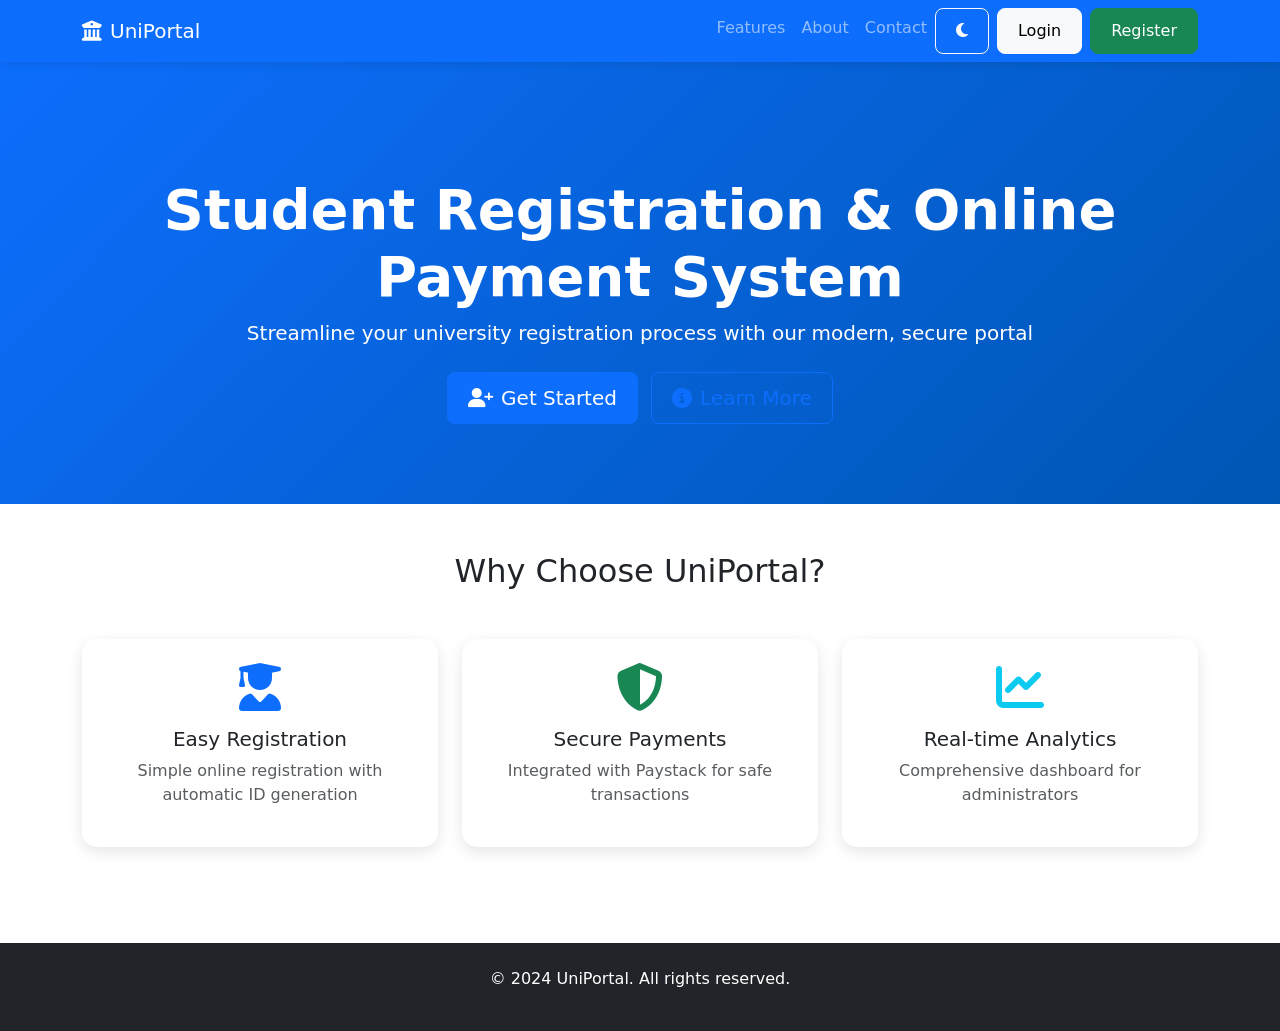
<file: index.html>
<!DOCTYPE html>
<html lang="en">
<head>
    <meta charset="UTF-8">
    <meta name="viewport" content="width=device-width, initial-scale=1.0">
    <title>UniPortal - Student Registration & Payment System</title>
    
    <!-- Bootstrap 5 CSS CDN -->
    <link href="https://cdn.jsdelivr.net/npm/bootstrap@5.3.0/dist/css/bootstrap.min.css" rel="stylesheet">
    
    <!-- Font Awesome -->
    <link rel="stylesheet" href="https://cdnjs.cloudflare.com/ajax/libs/font-awesome/6.4.0/css/all.min.css">
    
    <!-- Custom CSS -->
    <link rel="stylesheet" href="css/style.css">
</head>
<body>
    <!-- Navigation -->
    <nav class="navbar navbar-expand-lg navbar-dark bg-primary fixed-top">
        <div class="container">
            <a class="navbar-brand" href="index.html">
                <i class="fas fa-university me-2"></i>UniPortal
            </a>
            <button class="navbar-toggler" type="button" data-bs-toggle="collapse" data-bs-target="#navbarNav">
                <span class="navbar-toggler-icon"></span>
            </button>
            <div class="collapse navbar-collapse" id="navbarNav">
                <ul class="navbar-nav ms-auto">
                    <li class="nav-item">
                        <a class="nav-link" href="#features">Features</a>
                    </li>
                    <li class="nav-item">
                        <a class="nav-link" href="#about">About</a>
                    </li>
                    <li class="nav-item">
                        <a class="nav-link" href="#contact">Contact</a>
                    </li>
                    <li class="nav-item">
                        <button class="btn btn-outline-light me-2" id="themeToggle">
                            <i class="fas fa-moon"></i>
                        </button>
                    </li>
                    <li class="nav-item">
                        <a class="btn btn-light" href="login.html">Login</a>
                    </li>
                    <li class="nav-item">
                        <a class="btn btn-success ms-2" href="register.html">Register</a>
                    </li>
                </ul>
            </div>
        </div>
    </nav>

    <!-- Hero Section -->
    <header class="hero-section">
        <div class="container text-center">
            <h1 class="display-4 fw-bold animate__animated animate__fadeInUp">Student Registration & Online Payment System</h1>
            <p class="lead animate__animated animate__fadeInUp animate__delay-1s">Streamline your university registration process with our modern, secure portal</p>
            <div class="mt-4 animate__animated animate__fadeInUp animate__delay-2s">
                <a href="register.html" class="btn btn-primary btn-lg me-2">
                    <i class="fas fa-user-plus me-2"></i>Get Started
                </a>
                <a href="#features" class="btn btn-outline-primary btn-lg">
                    <i class="fas fa-info-circle me-2"></i>Learn More
                </a>
            </div>
        </div>
    </header>

    <!-- Features Section -->
    <section id="features" class="py-5">
        <div class="container">
            <h2 class="text-center mb-5">Why Choose UniPortal?</h2>
            <div class="row g-4">
                <div class="col-md-4">
                    <div class="card h-100 text-center p-4">
                        <i class="fas fa-user-graduate fa-3x text-primary mb-3"></i>
                        <h5>Easy Registration</h5>
                        <p class="text-muted">Simple online registration with automatic ID generation</p>
                    </div>
                </div>
                <div class="col-md-4">
                    <div class="card h-100 text-center p-4">
                        <i class="fas fa-shield-alt fa-3x text-success mb-3"></i>
                        <h5>Secure Payments</h5>
                        <p class="text-muted">Integrated with Paystack for safe transactions</p>
                    </div>
                </div>
                <div class="col-md-4">
                    <div class="card h-100 text-center p-4">
                        <i class="fas fa-chart-line fa-3x text-info mb-3"></i>
                        <h5>Real-time Analytics</h5>
                        <p class="text-muted">Comprehensive dashboard for administrators</p>
                    </div>
                </div>
            </div>
        </div>
    </section>

    <!-- Footer -->
    <footer class="bg-dark text-white py-4 mt-5">
        <div class="container text-center">
            <p>&copy; 2024 UniPortal. All rights reserved.</p>
        </div>
    </footer>

    <!-- Bootstrap JS -->
    <script src="https://cdn.jsdelivr.net/npm/bootstrap@5.3.0/dist/js/bootstrap.bundle.min.js"></script>
    
    <!-- Custom JS -->
    <script src="js/utils.js"></script>
    <script src="js/app.js"></script>
</body>
</html>
</file>
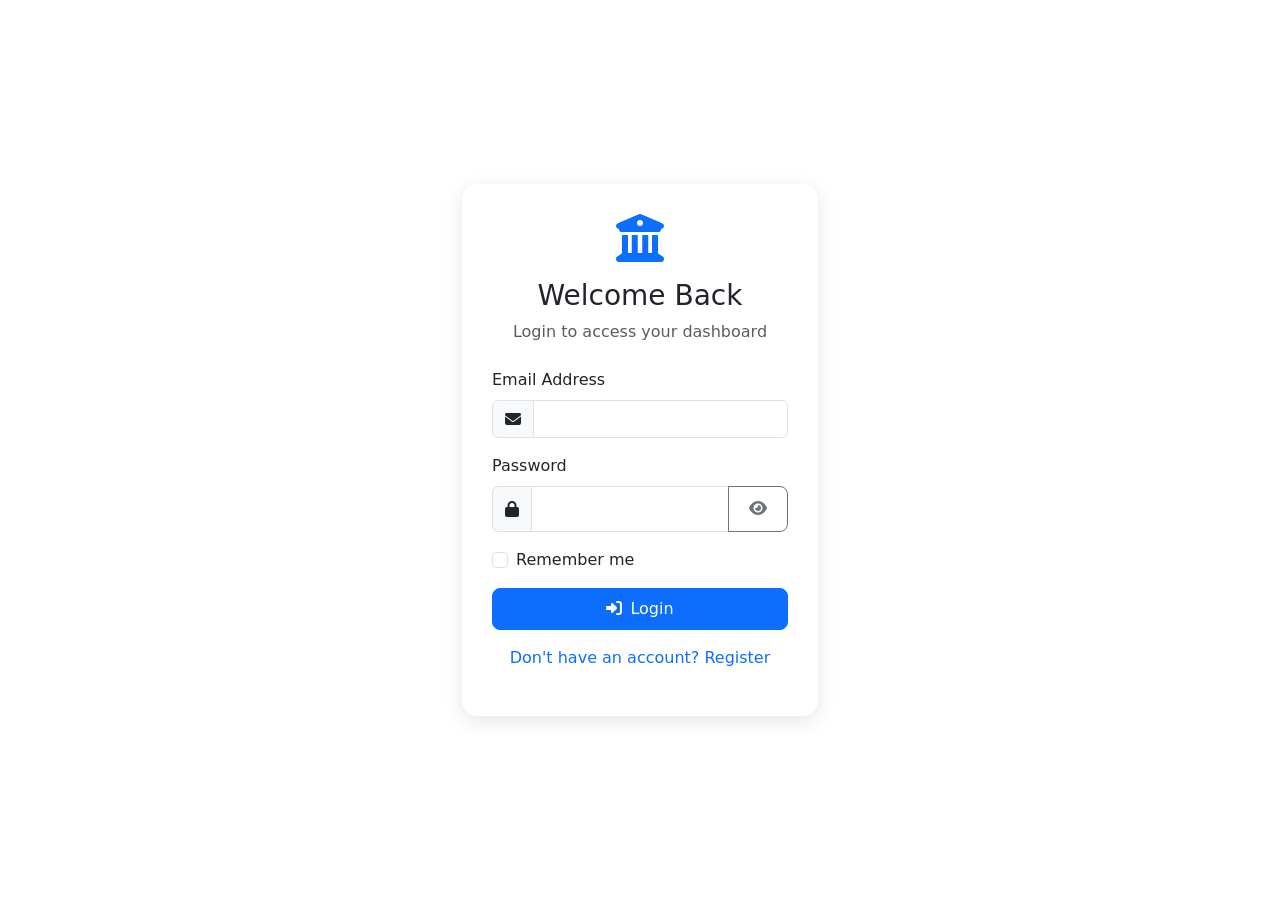
<file: login.html>
<!DOCTYPE html>
<html lang="en">
<head>
    <meta charset="UTF-8">
    <meta name="viewport" content="width=device-width, initial-scale=1.0">
    <title>Login - UniPortal</title>
    
    <!-- Bootstrap 5 CDN -->
    <link href="https://cdn.jsdelivr.net/npm/bootstrap@5.3.0/dist/css/bootstrap.min.css" rel="stylesheet">
    
    <!-- Font Awesome -->
    <link rel="stylesheet" href="https://cdnjs.cloudflare.com/ajax/libs/font-awesome/6.4.0/css/all.min.css">
    
    <!-- Custom CSS -->
    <link rel="stylesheet" href="css/style.css">
</head>
<body>
    <div class="container">
        <div class="row justify-content-center min-vh-100 align-items-center">
            <div class="col-md-6 col-lg-4">
                <div class="form-container">
                    <div class="text-center mb-4">
                        <i class="fas fa-university fa-3x text-primary"></i>
                        <h3 class="mt-3">Welcome Back</h3>
                        <p class="text-muted">Login to access your dashboard</p>
                    </div>
                    
                    <form id="loginForm">
                        <div class="mb-3">
                            <label class="form-label">Email Address</label>
                            <div class="input-group">
                                <span class="input-group-text"><i class="fas fa-envelope"></i></span>
                                <input type="email" class="form-control" id="email" required>
                            </div>
                        </div>
                        
                        <div class="mb-3">
                            <label class="form-label">Password</label>
                            <div class="input-group">
                                <span class="input-group-text"><i class="fas fa-lock"></i></span>
                                <input type="password" class="form-control" id="password" required>
                                <button class="btn btn-outline-secondary" type="button" id="togglePassword">
                                    <i class="fas fa-eye"></i>
                                </button>
                            </div>
                        </div>
                        
                        <div class="mb-3 form-check">
                            <input type="checkbox" class="form-check-input" id="remember">
                            <label class="form-check-label">Remember me</label>
                        </div>
                        
                        <button type="submit" class="btn btn-primary w-100 py-2">
                            <i class="fas fa-sign-in-alt me-2"></i>Login
                        </button>
                    </form>
                    
                    <div class="text-center mt-3">
                        <a href="register.html" class="text-decoration-none">Don't have an account? Register</a>
                    </div>
                    
                    <div id="message" class="mt-3"></div>
                </div>
            </div>
        </div>
    </div>

    <!-- Bootstrap JS -->
    <script src="https://cdn.jsdelivr.net/npm/bootstrap@5.3.0/dist/js/bootstrap.bundle.min.js"></script>
    
    <!-- Custom JS -->
    <script src="js/utils.js"></script>
    <script src="js/data.js"></script>
    <script src="js/auth.js"></script>
    
    <script>
        document.getElementById('loginForm').addEventListener('submit', async (e) => {
            e.preventDefault();
            
            const email = document.getElementById('email').value;
            const password = document.getElementById('password').value;
            
            const result = await Auth.login(email, password);
            
            const messageDiv = document.getElementById('message');
            
            if (result.success) {
                messageDiv.innerHTML = `
                    <div class="alert alert-success">
                        <i class="fas fa-check-circle me-2"></i>${result.message}
                    </div>
                `;
                
                setTimeout(() => {
                    window.location.href = result.redirect;
                }, 1500);
            } else {
                messageDiv.innerHTML = `
                    <div class="alert alert-danger">
                        <i class="fas fa-exclamation-circle me-2"></i>${result.message}
                    </div>
                `;
            }
        });
        
        // Toggle password visibility
        document.getElementById('togglePassword').addEventListener('click', function() {
            const password = document.getElementById('password');
            const icon = this.querySelector('i');
            
            if (password.type === 'password') {
                password.type = 'text';
                icon.className = 'fas fa-eye-slash';
            } else {
                password.type = 'password';
                icon.className = 'fas fa-eye';
            }
        });
    </script>
</body>
</html>
</file>
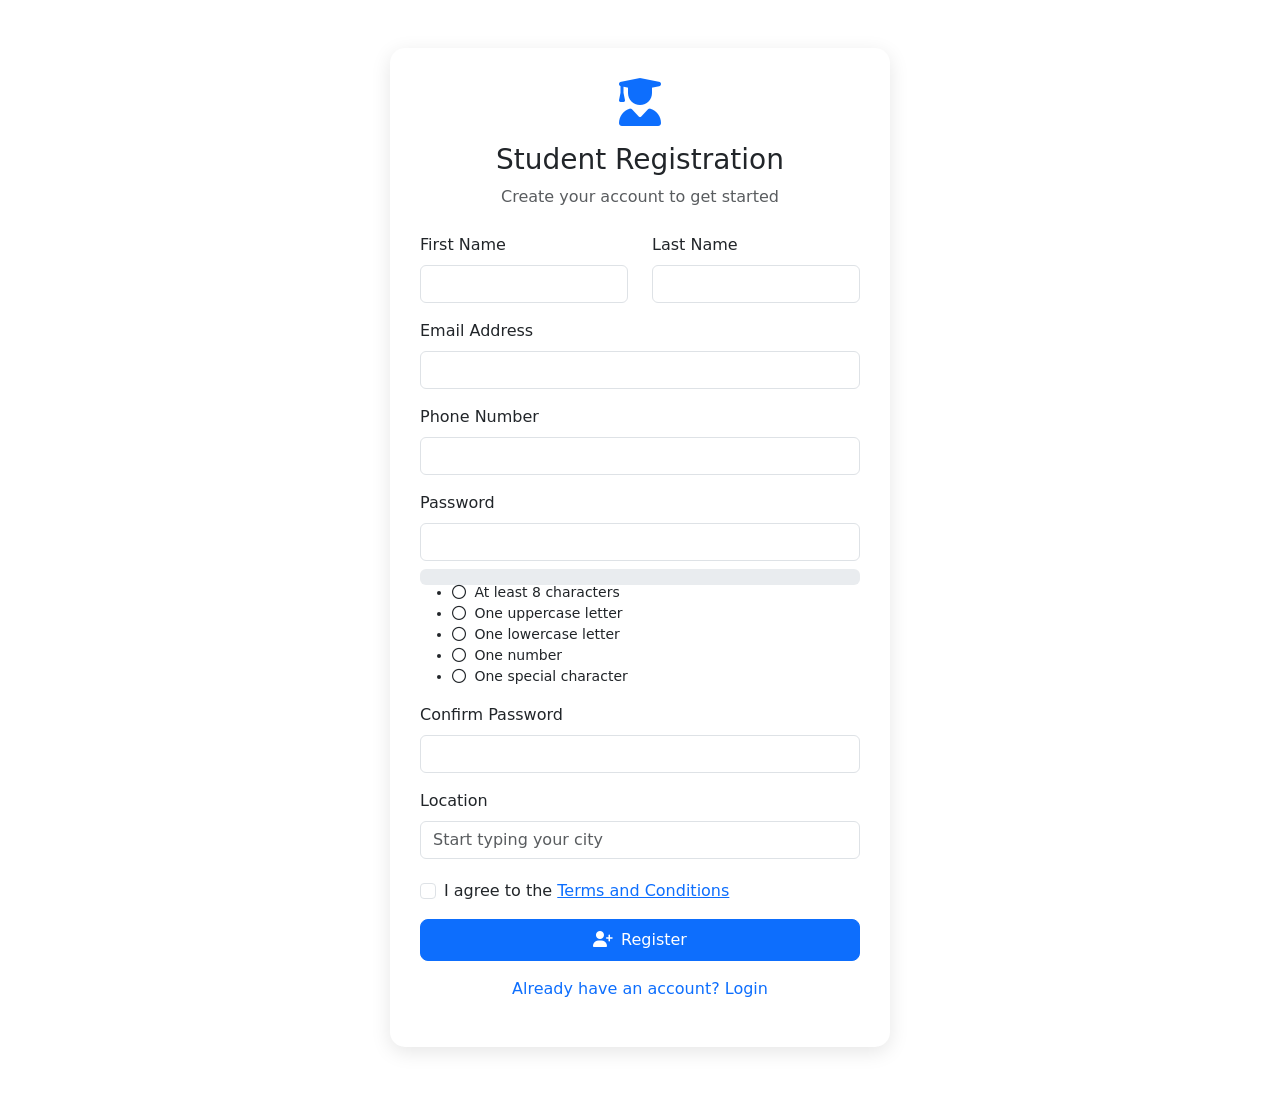
<file: register.html>
<!DOCTYPE html>
<html lang="en">
<head>
    <meta charset="UTF-8">
    <meta name="viewport" content="width=device-width, initial-scale=1.0">
    <title>Register - UniPortal</title>
    
    <!-- Bootstrap 5 CDN -->
    <link href="https://cdn.jsdelivr.net/npm/bootstrap@5.3.0/dist/css/bootstrap.min.css" rel="stylesheet">
    
    <!-- Font Awesome -->
    <link rel="stylesheet" href="https://cdnjs.cloudflare.com/ajax/libs/font-awesome/6.4.0/css/all.min.css">
    
    <!-- Custom CSS -->
    <link rel="stylesheet" href="css/style.css">
</head>
<body>
    <div class="container py-5">
        <div class="row justify-content-center">
            <div class="col-md-8 col-lg-6">
                <div class="form-container">
                    <div class="text-center mb-4">
                        <i class="fas fa-user-graduate fa-3x text-primary"></i>
                        <h3 class="mt-3">Student Registration</h3>
                        <p class="text-muted">Create your account to get started</p>
                    </div>
                    
                    <form id="registerForm">
                        <div class="row">
                            <div class="col-md-6 mb-3">
                                <label class="form-label">First Name</label>
                                <input type="text" class="form-control" id="firstName" required>
                            </div>
                            <div class="col-md-6 mb-3">
                                <label class="form-label">Last Name</label>
                                <input type="text" class="form-control" id="lastName" required>
                            </div>
                        </div>
                        
                        <div class="mb-3">
                            <label class="form-label">Email Address</label>
                            <input type="email" class="form-control" id="email" required>
                            <div id="emailFeedback" class="form-text"></div>
                        </div>
                        
                        <div class="mb-3">
                            <label class="form-label">Phone Number</label>
                            <input type="tel" class="form-control" id="phone" required>
                        </div>
                        
                        <div class="mb-3">
                            <label class="form-label">Password</label>
                            <input type="password" class="form-control" id="password" required>
                            <div class="password-strength mt-2">
                                <div class="progress">
                                    <div id="passwordStrength" class="progress-bar" style="width: 0%"></div>
                                </div>
                            </div>
                            <ul id="passwordRequirements" class="mt-2 small">
                                <li id="lengthReq"><i class="far fa-circle me-1"></i> At least 8 characters</li>
                                <li id="uppercaseReq"><i class="far fa-circle me-1"></i> One uppercase letter</li>
                                <li id="lowercaseReq"><i class="far fa-circle me-1"></i> One lowercase letter</li>
                                <li id="numberReq"><i class="far fa-circle me-1"></i> One number</li>
                                <li id="specialReq"><i class="far fa-circle me-1"></i> One special character</li>
                            </ul>
                        </div>
                        
                        <div class="mb-3">
                            <label class="form-label">Confirm Password</label>
                            <input type="password" class="form-control" id="confirmPassword" required>
                            <div id="passwordMatch" class="form-text"></div>
                        </div>
                        
                        <div class="mb-3">
                            <label class="form-label">Location</label>
                            <input type="text" class="form-control" id="location" placeholder="Start typing your city">
                            <div id="locationSuggestions" class="list-group mt-1"></div>
                        </div>
                        
                        <div class="mb-3 form-check">
                            <input type="checkbox" class="form-check-input" id="terms" required>
                            <label class="form-check-label">
                                I agree to the <a href="#" data-bs-toggle="modal" data-bs-target="#termsModal">Terms and Conditions</a>
                            </label>
                        </div>
                        
                        <button type="submit" class="btn btn-primary w-100 py-2">
                            <i class="fas fa-user-plus me-2"></i>Register
                        </button>
                    </form>
                    
                    <div class="text-center mt-3">
                        <a href="login.html" class="text-decoration-none">Already have an account? Login</a>
                    </div>
                    
                    <div id="message" class="mt-3"></div>
                </div>
            </div>
        </div>
    </div>

    <!-- Terms Modal -->
    <div class="modal fade" id="termsModal" tabindex="-1">
        <div class="modal-dialog">
            <div class="modal-content">
                <div class="modal-header">
                    <h5 class="modal-title">Terms and Conditions</h5>
                    <button type="button" class="btn-close" data-bs-dismiss="modal"></button>
                </div>
                <div class="modal-body">
                    <p>By registering, you agree to comply with all university policies and regulations...</p>
                </div>
            </div>
        </div>
    </div>

    <!-- Bootstrap JS -->
    <script src="https://cdn.jsdelivr.net/npm/bootstrap@5.3.0/dist/js/bootstrap.bundle.min.js"></script>
    
    <!-- Custom JS -->
    <script src="js/utils.js"></script>
    <script src="js/data.js"></script>
    <script src="js/auth.js"></script>
    
    <script>
        // Password strength checker
        document.getElementById('password').addEventListener('input', function() {
            const password = this.value;
            const strength = Utils.checkPasswordStrength(password);
            
            // Update progress bar
            const progressBar = document.getElementById('passwordStrength');
            progressBar.style.width = strength.score + '%';
            progressBar.className = `progress-bar bg-${strength.color}`;
            
            // Update requirements
            updateRequirement('lengthReq', password.length >= 8);
            updateRequirement('uppercaseReq', /[A-Z]/.test(password));
            updateRequirement('lowercaseReq', /[a-z]/.test(password));
            updateRequirement('numberReq', /[0-9]/.test(password));
            updateRequirement('specialReq', /[^A-Za-z0-9]/.test(password));
        });
        
        function updateRequirement(id, isValid) {
            const element = document.getElementById(id);
            const icon = element.querySelector('i');
            
            if (isValid) {
                element.classList.add('text-success');
                icon.className = 'fas fa-check-circle me-1';
            } else {
                element.classList.remove('text-success');
                icon.className = 'far fa-circle me-1';
            }
        }
        
        // Password match checker
        document.getElementById('confirmPassword').addEventListener('input', function() {
            const password = document.getElementById('password').value;
            const confirm = this.value;
            const matchDiv = document.getElementById('passwordMatch');
            
            if (password === confirm) {
                matchDiv.innerHTML = '<span class="text-success"><i class="fas fa-check-circle"></i> Passwords match</span>';
                this.classList.add('is-valid');
                this.classList.remove('is-invalid');
            } else {
                matchDiv.innerHTML = '<span class="text-danger"><i class="fas fa-exclamation-circle"></i> Passwords do not match</span>';
                this.classList.add('is-invalid');
                this.classList.remove('is-valid');
            }
        });
        
        // Email validation
        document.getElementById('email').addEventListener('blur', async function() {
            const email = this.value;
            const result = await Utils.validateEmail(email);
            
            const feedback = document.getElementById('emailFeedback');
            
            if (result.valid) {
                feedback.innerHTML = '<span class="text-success"><i class="fas fa-check-circle"></i> Valid email</span>';
                this.classList.add('is-valid');
            } else {
                feedback.innerHTML = '<span class="text-danger"><i class="fas fa-exclamation-circle"></i> Invalid email</span>';
                this.classList.add('is-invalid');
            }
        });
        
        // Location autocomplete
        const locationInput = document.getElementById('location');
        const suggestions = document.getElementById('locationSuggestions');
        
        locationInput.addEventListener('input', Utils.debounce(async function() {
            const query = this.value;
            if (query.length < 3) {
                suggestions.innerHTML = '';
                return;
            }
            
            const cities = await Utils.searchCities(query);
            suggestions.innerHTML = cities.map(c => 
                `<button class="list-group-item list-group-item-action" onclick="selectLocation('${c.city}, ${c.country}')">
                    ${c.city}, ${c.country}
                </button>`
            ).join('');
        }, 500));
        
        window.selectLocation = function(location) {
            locationInput.value = location;
            suggestions.innerHTML = '';
        };
        
        // Form submission
        document.getElementById('registerForm').addEventListener('submit', async (e) => {
            e.preventDefault();
            
            const password = document.getElementById('password').value;
            const confirm = document.getElementById('confirmPassword').value;
            
            if (password !== confirm) {
                Utils.showToast('Passwords do not match', 'error');
                return;
            }
            
            const userData = {
                firstName: document.getElementById('firstName').value,
                lastName: document.getElementById('lastName').value,
                email: document.getElementById('email').value,
                phone: document.getElementById('phone').value,
                password: password,
                location: document.getElementById('location').value
            };
            
            const result = await Auth.register(userData);
            
            const messageDiv = document.getElementById('message');
            
            if (result.success) {
                messageDiv.innerHTML = `
                    <div class="alert alert-success">
                        <i class="fas fa-check-circle me-2"></i>${result.message}
                    </div>
                `;
                
                setTimeout(() => {
                    window.location.href = 'login.html';
                }, 3000);
            } else {
                let errorHtml = `
                    <div class="alert alert-danger">
                        <i class="fas fa-exclamation-circle me-2"></i>${result.message}
                    </div>
                `;
                
                if (result.feedback) {
                    errorHtml += '<ul class="mt-2">' + result.feedback.map(f => `<li>${f}</li>`).join('') + '</ul>';
                }
                
                messageDiv.innerHTML = errorHtml;
            }
        });
    </script>
</body>
</html>
</file>
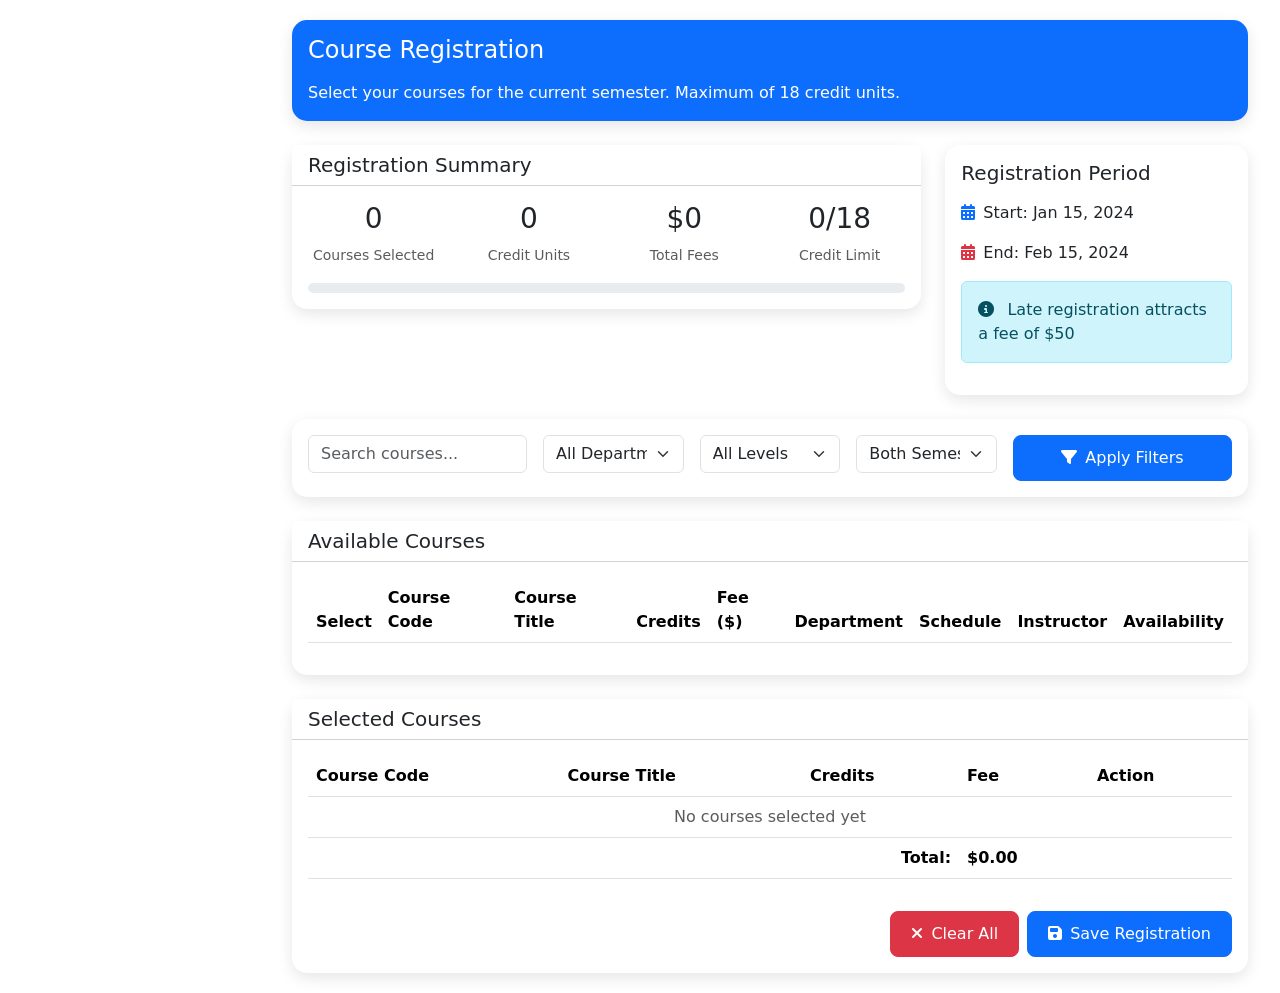
<file: pages/courses.html>
<!DOCTYPE html>
<html lang="en">
<head>
    <meta charset="UTF-8">
    <meta name="viewport" content="width=device-width, initial-scale=1.0">
    <title>Course Registration - UniPortal</title>
    
    <!-- Bootstrap 5 CSS -->
    <link href="https://cdn.jsdelivr.net/npm/bootstrap@5.3.0/dist/css/bootstrap.min.css" rel="stylesheet">
    
    <!-- Font Awesome -->
    <link rel="stylesheet" href="https://cdnjs.cloudflare.com/ajax/libs/font-awesome/6.4.0/css/all.min.css">
    
    <!-- Custom CSS -->
    <link rel="stylesheet" href="/css/style.css">
    <link rel="stylesheet" href="/css/dark-mode.css">
    <link rel="stylesheet" href="/css/responsive.css">
</head>
<body>
    <div class="dashboard-container">
        <!-- Sidebar Component -->
        <div id="sidebarContainer"></div>

        <!-- Main Content -->
        <div class="main-content">
            <!-- Navbar Component -->
            <div id="navbarContainer"></div>

            <!-- Course Registration Content -->
            <div class="container-fluid">
                <!-- Page Header -->
                <div class="row mb-4">
                    <div class="col-12">
                        <div class="card bg-primary text-white">
                            <div class="card-body">
                                <h4 class="mb-3">Course Registration</h4>
                                <p class="mb-0">Select your courses for the current semester. Maximum of 18 credit units.</p>
                            </div>
                        </div>
                    </div>
                </div>

                <!-- Registration Status -->
                <div class="row mb-4">
                    <div class="col-md-8">
                        <div class="card">
                            <div class="card-header bg-white">
                                <h5 class="mb-0">Registration Summary</h5>
                            </div>
                            <div class="card-body">
                                <div class="row">
                                    <div class="col-md-3">
                                        <div class="text-center">
                                            <h3 id="selectedCount">0</h3>
                                            <small class="text-muted">Courses Selected</small>
                                        </div>
                                    </div>
                                    <div class="col-md-3">
                                        <div class="text-center">
                                            <h3 id="totalCredits">0</h3>
                                            <small class="text-muted">Credit Units</small>
                                        </div>
                                    </div>
                                    <div class="col-md-3">
                                        <div class="text-center">
                                            <h3 id="totalFees">$0</h3>
                                            <small class="text-muted">Total Fees</small>
                                        </div>
                                    </div>
                                    <div class="col-md-3">
                                        <div class="text-center">
                                            <h3 id="creditStatus">0/18</h3>
                                            <small class="text-muted">Credit Limit</small>
                                        </div>
                                    </div>
                                </div>
                                
                                <div class="progress mt-3" style="height: 10px;">
                                    <div id="creditProgress" class="progress-bar" role="progressbar" style="width: 0%"></div>
                                </div>
                            </div>
                        </div>
                    </div>
                    
                    <div class="col-md-4">
                        <div class="card">
                            <div class="card-body">
                                <h5 class="mb-3">Registration Period</h5>
                                <p><i class="fas fa-calendar-alt text-primary me-2"></i>Start: Jan 15, 2024</p>
                                <p><i class="fas fa-calendar-alt text-danger me-2"></i>End: Feb 15, 2024</p>
                                <div class="alert alert-info">
                                    <i class="fas fa-info-circle me-2"></i>
                                    Late registration attracts a fee of $50
                                </div>
                            </div>
                        </div>
                    </div>
                </div>

                <!-- Course Filters -->
                <div class="row mb-4">
                    <div class="col-12">
                        <div class="card">
                            <div class="card-body">
                                <div class="row g-3">
                                    <div class="col-md-3">
                                        <input type="text" class="form-control" id="searchCourse" placeholder="Search courses...">
                                    </div>
                                    <div class="col-md-2">
                                        <select class="form-select" id="filterDepartment">
                                            <option value="">All Departments</option>
                                            <option value="CS">Computer Science</option>
                                            <option value="MATH">Mathematics</option>
                                            <option value="PHY">Physics</option>
                                            <option value="CHEM">Chemistry</option>
                                            <option value="BIO">Biology</option>
                                        </select>
                                    </div>
                                    <div class="col-md-2">
                                        <select class="form-select" id="filterLevel">
                                            <option value="">All Levels</option>
                                            <option value="100">100 Level</option>
                                            <option value="200">200 Level</option>
                                            <option value="300">300 Level</option>
                                            <option value="400">400 Level</option>
                                        </select>
                                    </div>
                                    <div class="col-md-2">
                                        <select class="form-select" id="filterSemester">
                                            <option value="">Both Semesters</option>
                                            <option value="1">First Semester</option>
                                            <option value="2">Second Semester</option>
                                        </select>
                                    </div>
                                    <div class="col-md-3">
                                        <button class="btn btn-primary w-100" onclick="applyFilters()">
                                            <i class="fas fa-filter me-2"></i>Apply Filters
                                        </button>
                                    </div>
                                </div>
                            </div>
                        </div>
                    </div>
                </div>

                <!-- Available Courses -->
                <div class="row mb-4">
                    <div class="col-12">
                        <div class="card">
                            <div class="card-header bg-white d-flex justify-content-between align-items-center">
                                <h5 class="mb-0">Available Courses</h5>
                                <button class="btn btn-success" onclick="proceedToPayment()" id="proceedPaymentBtn" style="display: none;">
                                    <i class="fas fa-credit-card me-2"></i>Proceed to Payment
                                </button>
                            </div>
                            <div class="card-body">
                                <div class="table-responsive">
                                    <table class="table table-hover" id="coursesTable">
                                        <thead>
                                            <tr>
                                                <th>Select</th>
                                                <th>Course Code</th>
                                                <th>Course Title</th>
                                                <th>Credits</th>
                                                <th>Fee ($)</th>
                                                <th>Department</th>
                                                <th>Schedule</th>
                                                <th>Instructor</th>
                                                <th>Availability</th>
                                            </tr>
                                        </thead>
                                        <tbody id="coursesTableBody">
                                            <!-- Populated by JavaScript -->
                                        </tbody>
                                    </table>
                                </div>
                            </div>
                        </div>
                    </div>
                </div>

                <!-- Selected Courses -->
                <div class="row">
                    <div class="col-12">
                        <div class="card">
                            <div class="card-header bg-white">
                                <h5 class="mb-0">Selected Courses</h5>
                            </div>
                            <div class="card-body">
                                <div class="table-responsive">
                                    <table class="table" id="selectedCoursesTable">
                                        <thead>
                                            <tr>
                                                <th>Course Code</th>
                                                <th>Course Title</th>
                                                <th>Credits</th>
                                                <th>Fee</th>
                                                <th>Action</th>
                                            </tr>
                                        </thead>
                                        <tbody id="selectedCoursesBody">
                                            <tr>
                                                <td colspan="5" class="text-center text-muted">
                                                    No courses selected yet
                                                </td>
                                            </tr>
                                        </tbody>
                                        <tfoot>
                                            <tr>
                                                <th colspan="3" class="text-end">Total:</th>
                                                <th id="totalFeesFooter">$0.00</th>
                                                <th></th>
                                            </tr>
                                        </tfoot>
                                    </table>
                                </div>
                                
                                <div class="d-flex justify-content-end mt-3">
                                    <button class="btn btn-danger me-2" onclick="clearSelection()">
                                        <i class="fas fa-times me-2"></i>Clear All
                                    </button>
                                    <button class="btn btn-primary" onclick="saveRegistration()">
                                        <i class="fas fa-save me-2"></i>Save Registration
                                    </button>
                                </div>
                            </div>
                        </div>
                    </div>
                </div>
            </div>

            <!-- Footer Component -->
            <div id="footerContainer"></div>
        </div>
    </div>

    <!-- Course Details Modal -->
    <div class="modal fade" id="courseModal" tabindex="-1">
        <div class="modal-dialog">
            <div class="modal-content">
                <div class="modal-header">
                    <h5 class="modal-title" id="courseModalTitle"></h5>
                    <button type="button" class="btn-close" data-bs-dismiss="modal"></button>
                </div>
                <div class="modal-body">
                    <div class="course-details">
                        <p><strong>Course Code:</strong> <span id="modalCourseCode"></span></p>
                        <p><strong>Credit Units:</strong> <span id="modalCredits"></span></p>
                        <p><strong>Fee:</strong> <span id="modalFee"></span></p>
                        <p><strong>Department:</strong> <span id="modalDepartment"></span></p>
                        <p><strong>Instructor:</strong> <span id="modalInstructor"></span></p>
                        <p><strong>Schedule:</strong> <span id="modalSchedule"></span></p>
                        <p><strong>Description:</strong> <span id="modalDescription"></span></p>
                        <p><strong>Prerequisites:</strong> <span id="modalPrerequisites"></span></p>
                    </div>
                </div>
                <div class="modal-footer">
                    <button type="button" class="btn btn-secondary" data-bs-dismiss="modal">Close</button>
                    <button type="button" class="btn btn-primary" id="modalSelectBtn" onclick="selectFromModal()">Select Course</button>
                </div>
            </div>
        </div>
    </div>

    <!-- Registration Confirmation Modal -->
    <div class="modal fade" id="confirmModal" tabindex="-1">
        <div class="modal-dialog">
            <div class="modal-content">
                <div class="modal-header">
                    <h5 class="modal-title">Confirm Registration</h5>
                    <button type="button" class="btn-close" data-bs-dismiss="modal"></button>
                </div>
                <div class="modal-body">
                    <p>You are about to register for the following courses:</p>
                    <ul id="confirmCourseList"></ul>
                    <p><strong>Total Credits:</strong> <span id="confirmCredits"></span></p>
                    <p><strong>Total Fees:</strong> <span id="confirmFees"></span></p>
                    <div class="alert alert-warning">
                        <i class="fas fa-exclamation-triangle me-2"></i>
                        Please review your selection before confirming.
                    </div>
                </div>
                <div class="modal-footer">
                    <button type="button" class="btn btn-secondary" data-bs-dismiss="modal">Cancel</button>
                    <button type="button" class="btn btn-primary" onclick="confirmRegistration()">Confirm Registration</button>
                </div>
            </div>
        </div>
    </div>

    <!-- Scripts -->
    <script src="https://cdn.jsdelivr.net/npm/bootstrap@5.3.0/dist/js/bootstrap.bundle.min.js"></script>
    <script src="/js/storage.js"></script>
    <script src="/js/auth.js"></script>
    <script src="/js/utils.js"></script>
    <script src="/js/app.js"></script>
    <script src="/components/sidebar.js"></script>
    <script src="/components/navbar.js"></script>
    <script src="/components/footer.js"></script>
    
    <script>
        // Check authentication
        if (!Auth.checkAuth('student')) {
            window.location.href = '/login.html';
        }

        // Load components
        document.getElementById('sidebarContainer').innerHTML = Sidebar.render('student');
        document.getElementById('navbarContainer').innerHTML = Navbar.render({ title: 'Course Registration' });
        document.getElementById('footerContainer').innerHTML = Footer.render();

        // State
        let selectedCourses = [];
        let allCourses = [];
        let currentCourseId = null;

        // Load courses
        loadCourses();

        function loadCourses() {
            allCourses = Storage.getCourses().map(course => ({
                ...course,
                instructor: getRandomInstructor(),
                schedule: getRandomSchedule(),
                level: getRandomLevel(),
                semester: getRandomSemester(),
                prerequisites: getRandomPrerequisites(),
                available: Math.random() > 0.2 // 80% available
            }));
            
            displayCourses(allCourses);
        }

        function displayCourses(courses) {
            const tbody = document.getElementById('coursesTableBody');
            
            tbody.innerHTML = courses.map(course => {
                const isSelected = selectedCourses.some(c => c.id === course.id);
                
                return `
                    <tr class="${isSelected ? 'table-primary' : ''}">
                        <td>
                            <input type="checkbox" 
                                   class="course-checkbox form-check-input" 
                                   data-course-id="${course.id}"
                                   ${isSelected ? 'checked' : ''}
                                   ${!course.available ? 'disabled' : ''}
                                   onchange="toggleCourse('${course.id}')">
                        </td>
                        <td>${course.code}</td>
                        <td>
                            ${course.title}
                            <button class="btn btn-link btn-sm" onclick="showCourseDetails('${course.id}')">
                                <i class="fas fa-info-circle"></i>
                            </button>
                        </td>
                        <td>${course.credits}</td>
                        <td>$${course.fee.toFixed(2)}</td>
                        <td>${course.department}</td>
                        <td>${course.schedule}</td>
                        <td>${course.instructor}</td>
                        <td>
                            ${course.available ? 
                                '<span class="badge bg-success">Available</span>' : 
                                '<span class="badge bg-danger">Full</span>'}
                        </td>
                    </tr>
                `;
            }).join('');
            
            if (courses.length === 0) {
                tbody.innerHTML = '<tr><td colspan="9" class="text-center">No courses found</td></tr>';
            }
        }

        function toggleCourse(courseId) {
            const course = allCourses.find(c => c.id === courseId);
            if (!course) return;
            
            const index = selectedCourses.findIndex(c => c.id === courseId);
            
            if (index === -1) {
                // Check credit limit
                const totalCredits = selectedCourses.reduce((sum, c) => sum + c.credits, 0) + course.credits;
                if (totalCredits > 18) {
                    Utils.showToast('Maximum credit limit (18) exceeded!', 'warning');
                    document.querySelector(`.course-checkbox[data-course-id="${courseId}"]`).checked = false;
                    return;
                }
                
                selectedCourses.push(course);
                Utils.showToast(`${course.code} added to selection`, 'success');
            } else {
                selectedCourses.splice(index, 1);
                Utils.showToast(`${course.code} removed from selection`, 'info');
            }
            
            updateSelectionSummary();
            displaySelectedCourses();
            document.querySelector(`tr:has(.course-checkbox[data-course-id="${courseId}"])`)?.classList.toggle('table-primary');
        }

        function updateSelectionSummary() {
            const count = selectedCourses.length;
            const totalCredits = selectedCourses.reduce((sum, c) => sum + c.credits, 0);
            const totalFees = selectedCourses.reduce((sum, c) => sum + c.fee, 0);
            
            document.getElementById('selectedCount').textContent = count;
            document.getElementById('totalCredits').textContent = totalCredits;
            document.getElementById('totalFees').textContent = Utils.formatCurrency(totalFees);
            document.getElementById('totalFeesFooter').textContent = Utils.formatCurrency(totalFees);
            document.getElementById('creditStatus').textContent = `${totalCredits}/18`;
            
            const progressPercent = (totalCredits / 18) * 100;
            document.getElementById('creditProgress').style.width = progressPercent + '%';
            
            // Show/hide proceed to payment button
            const proceedBtn = document.getElementById('proceedPaymentBtn');
            if (count > 0) {
                proceedBtn.style.display = 'inline-block';
            } else {
                proceedBtn.style.display = 'none';
            }
        }

        function displaySelectedCourses() {
            const tbody = document.getElementById('selectedCoursesBody');
            
            if (selectedCourses.length > 0) {
                tbody.innerHTML = selectedCourses.map(course => `
                    <tr>
                        <td>${course.code}</td>
                        <td>${course.title}</td>
                        <td>${course.credits}</td>
                        <td>$${course.fee.toFixed(2)}</td>
                        <td>
                            <button class="btn btn-sm btn-danger" onclick="removeCourse('${course.id}')">
                                <i class="fas fa-times"></i>
                            </button>
                        </td>
                    </tr>
                `).join('');
            } else {
                tbody.innerHTML = '<tr><td colspan="5" class="text-center text-muted">No courses selected yet</td></tr>';
            }
        }

        function removeCourse(courseId) {
            const index = selectedCourses.findIndex(c => c.id === courseId);
            if (index !== -1) {
                selectedCourses.splice(index, 1);
                
                // Uncheck checkbox
                const checkbox = document.querySelector(`.course-checkbox[data-course-id="${courseId}"]`);
                if (checkbox) {
                    checkbox.checked = false;
                    checkbox.closest('tr')?.classList.remove('table-primary');
                }
                
                updateSelectionSummary();
                displaySelectedCourses();
                Utils.showToast('Course removed', 'info');
            }
        }

        function clearSelection() {
            if (selectedCourses.length === 0) return;
            
            Utils.confirm('Are you sure you want to clear all selected courses?').then(confirmed => {
                if (confirmed) {
                    // Uncheck all checkboxes
                    document.querySelectorAll('.course-checkbox:checked').forEach(cb => {
                        cb.checked = false;
                        cb.closest('tr')?.classList.remove('table-primary');
                    });
                    
                    selectedCourses = [];
                    updateSelectionSummary();
                    displaySelectedCourses();
                    Utils.showToast('Selection cleared', 'info');
                }
            });
        }

        function showCourseDetails(courseId) {
            const course = allCourses.find(c => c.id === courseId);
            if (!course) return;
            
            currentCourseId = courseId;
            
            document.getElementById('courseModalTitle').textContent = course.title;
            document.getElementById('modalCourseCode').textContent = course.code;
            document.getElementById('modalCredits').textContent = course.credits;
            document.getElementById('modalFee').textContent = Utils.formatCurrency(course.fee);
            document.getElementById('modalDepartment').textContent = course.department;
            document.getElementById('modalInstructor').textContent = course.instructor;
            document.getElementById('modalSchedule').textContent = course.schedule;
            document.getElementById('modalDescription').textContent = course.description || 'No description available';
            document.getElementById('modalPrerequisites').textContent = course.prerequisites || 'None';
            
            const selectBtn = document.getElementById('modalSelectBtn');
            const isSelected = selectedCourses.some(c => c.id === courseId);
            selectBtn.textContent = isSelected ? 'Remove Course' : 'Select Course';
            selectBtn.className = `btn btn-${isSelected ? 'danger' : 'primary'}`;
            
            new bootstrap.Modal(document.getElementById('courseModal')).show();
        }

        function selectFromModal() {
            toggleCourse(currentCourseId);
            bootstrap.Modal.getInstance(document.getElementById('courseModal')).hide();
        }

        function saveRegistration() {
            if (selectedCourses.length === 0) {
                Utils.showToast('Please select at least one course', 'warning');
                return;
            }
            
            // Show confirmation modal
            const list = document.getElementById('confirmCourseList');
            list.innerHTML = selectedCourses.map(c => 
                `<li>${c.code} - ${c.title} (${c.credits} credits) - $${c.fee}</li>`
            ).join('');
            
            document.getElementById('confirmCredits').textContent = 
                selectedCourses.reduce((sum, c) => sum + c.credits, 0);
            document.getElementById('confirmFees').textContent = 
                Utils.formatCurrency(selectedCourses.reduce((sum, c) => sum + c.fee, 0));
            
            new bootstrap.Modal(document.getElementById('confirmModal')).show();
        }

        function confirmRegistration() {
            const user = Auth.getCurrentUser();
            
            const registrationData = {
                studentId: user.id,
                courses: selectedCourses.map(c => c.id),
                totalFees: selectedCourses.reduce((sum, c) => sum + c.fee, 0),
                totalCredits: selectedCourses.reduce((sum, c) => sum + c.credits, 0),
                session: '2024/2025',
                semester: '1',
                status: 'pending'
            };
            
            const registration = Storage.createRegistration(registrationData);
            
            Utils.showToast('Registration saved successfully!', 'success');
            bootstrap.Modal.getInstance(document.getElementById('confirmModal')).hide();
            
            // Redirect to payment page after 2 seconds
            setTimeout(() => {
                window.location.href = '/pages/payments.html';
            }, 2000);
        }

        function proceedToPayment() {
            if (selectedCourses.length === 0) {
                Utils.showToast('Please select courses first', 'warning');
                return;
            }
            
            saveRegistration();
        }

        function applyFilters() {
            const search = document.getElementById('searchCourse').value.toLowerCase();
            const department = document.getElementById('filterDepartment').value;
            const level = document.getElementById('filterLevel').value;
            const semester = document.getElementById('filterSemester').value;
            
            let filtered = allCourses;
            
            if (search) {
                filtered = filtered.filter(c => 
                    c.title.toLowerCase().includes(search) || 
                    c.code.toLowerCase().includes(search)
                );
            }
            
            if (department) {
                filtered = filtered.filter(c => c.department === department);
            }
            
            if (level) {
                filtered = filtered.filter(c => c.level === level);
            }
            
            if (semester) {
                filtered = filtered.filter(c => c.semester === semester);
            }
            
            displayCourses(filtered);
        }

        // Helper functions for demo data
        function getRandomInstructor() {
            const instructors = ['Dr. Smith', 'Prof. Johnson', 'Dr. Williams', 'Prof. Brown', 'Dr. Jones'];
            return instructors[Math.floor(Math.random() * instructors.length)];
        }

        function getRandomSchedule() {
            const schedules = ['Mon 10:00-12:00', 'Tue 14:00-16:00', 'Wed 09:00-11:00', 'Thu 13:00-15:00', 'Fri 11:00-13:00'];
            return schedules[Math.floor(Math.random() * schedules.length)];
        }

        function getRandomLevel() {
            const levels = ['100', '200', '300', '400'];
            return levels[Math.floor(Math.random() * levels.length)];
        }

        function getRandomSemester() {
            return (Math.floor(Math.random() * 2) + 1).toString();
        }

        function getRandomPrerequisites() {
            const prereqs = ['None', 'CS101', 'MATH101', 'PHY101', 'CS101, MATH101'];
            return prereqs[Math.floor(Math.random() * prereqs.length)];
        }
    </script>
</body>
</html>
</file>
<file: css/dark-mode.css>
/* Dark Mode Styles */

body.dark-mode {
    background-color: var(--dark-bg);
    color: #f8f9fa;
}

/* Cards */
body.dark-mode .card {
    background-color: #2c3034;
    border-color: #373b3e;
}

body.dark-mode .card-header,
body.dark-mode .card-footer {
    background-color: #1e2125;
    border-color: #373b3e;
}

/* Tables */
body.dark-mode .table {
    color: #f8f9fa;
}

body.dark-mode .table td,
body.dark-mode .table th {
    border-color: #373b3e;
}

body.dark-mode .table-hover tbody tr:hover {
    background-color: #2c3034;
}

/* Forms */
body.dark-mode .form-control,
body.dark-mode .form-select {
    background-color: #2c3034;
    border-color: #373b3e;
    color: #f8f9fa;
}

body.dark-mode .form-control:focus,
body.dark-mode .form-select:focus {
    background-color: #2c3034;
    color: #f8f9fa;
}

/* Navigation */
body.dark-mode .navbar-light {
    background-color: #1e2125 !important;
}

body.dark-mode .nav-link {
    color: #f8f9fa;
}

body.dark-mode .nav-link:hover {
    background-color: #2c3034;
}

/* Sidebar */
body.dark-mode .sidebar {
    background-color: #1e2125;
}

/* Modals */
body.dark-mode .modal-content {
    background-color: #2c3034;
    border-color: #373b3e;
}

body.dark-mode .modal-header,
body.dark-mode .modal-footer {
    border-color: #373b3e;
}

/* Dropdowns */
body.dark-mode .dropdown-menu {
    background-color: #2c3034;
    border-color: #373b3e;
}

body.dark-mode .dropdown-item {
    color: #f8f9fa;
}

body.dark-mode .dropdown-item:hover {
    background-color: #373b3e;
}

/* Alerts */
body.dark-mode .alert-light {
    background-color: #2c3034;
    border-color: #373b3e;
    color: #f8f9fa;
}

/* Invoice */
body.dark-mode .invoice-card {
    background-color: #2c3034;
}

/* Code blocks */
body.dark-mode pre,
body.dark-mode code {
    background-color: #1e2125;
    color: #f8f9fa;
}

/* Scrollbar for dark mode */
body.dark-mode ::-webkit-scrollbar {
    width: 10px;
    height: 10px;
}

body.dark-mode ::-webkit-scrollbar-track {
    background: #1e2125;
}

body.dark-mode ::-webkit-scrollbar-thumb {
    background: #373b3e;
    border-radius: 5px;
}

body.dark-mode ::-webkit-scrollbar-thumb:hover {
    background: #4a4f55;
}

/* Chart colors for dark mode */
body.dark-mode .chart-container {
    filter: brightness(0.9);
}

/* Button variations for dark mode */
body.dark-mode .btn-outline-primary {
    color: #8bb9fe;
    border-color: #8bb9fe;
}

body.dark-mode .btn-outline-primary:hover {
    color: #fff;
    background-color: #8bb9fe;
    border-color: #8bb9fe;
}

/* Text colors */
body.dark-mode .text-muted {
    color: #9ca3af !important;
}

/* Background utilities */
body.dark-mode .bg-light {
    background-color: #2c3034 !important;
}

body.dark-mode .bg-white {
    background-color: #1e2125 !important;
}
</file>
<file: css/responsive.css>
/* Responsive Design Styles */

/* Extra large devices (large desktops, 1200px and up) */
@media (min-width: 1200px) {
    .container {
        max-width: 1140px;
    }
}

/* Large devices (desktops, 992px to 1199px) */
@media (max-width: 1199px) {
    .sidebar {
        width: 220px;
    }
    
    .main-content {
        margin-left: 220px;
    }
    
    .stats-card h3 {
        font-size: 1.5rem;
    }
}

/* Medium devices (tablets, 768px to 991px) */
@media (max-width: 991px) {
    .sidebar {
        transform: translateX(-100%);
        transition: transform 0.3s ease;
        z-index: 1050;
    }
    
    .sidebar.open {
        transform: translateX(0);
    }
    
    .main-content {
        margin-left: 0;
    }
    
    .navbar .search-box {
        width: 200px;
    }
    
    .stats-card {
        margin-bottom: 15px;
    }
    
    .card-header .nav-tabs {
        flex-wrap: nowrap;
        overflow-x: auto;
        overflow-y: hidden;
        -webkit-overflow-scrolling: touch;
    }
    
    .card-header .nav-tabs .nav-item {
        flex: 0 0 auto;
    }
}

/* Small devices (landscape phones, 576px to 767px) */
@media (max-width: 767px) {
    h1 {
        font-size: 2rem;
    }
    
    h2 {
        font-size: 1.75rem;
    }
    
    h3 {
        font-size: 1.5rem;
    }
    
    .hero-section {
        padding: 60px 0;
    }
    
    .hero-section h1 {
        font-size: 2rem;
    }
    
    .stats-card {
        text-align: center;
    }
    
    .stats-card .d-flex {
        flex-direction: column;
    }
    
    .stats-icon {
        margin-top: 10px;
    }
    
    .table-responsive {
        font-size: 0.9rem;
    }
    
    .btn {
        padding: 0.375rem 0.75rem;
        font-size: 0.9rem;
    }
    
    .modal-dialog {
        margin: 10px;
    }
    
    .profile-avatar-container img {
        width: 100px;
        height: 100px;
    }
    
    .footer .text-md-end {
        text-align: left !important;
        margin-top: 10px;
    }
}

/* Extra small devices (portrait phones, less than 576px) */
@media (max-width: 575px) {
    .container {
        padding-left: 15px;
        padding-right: 15px;
    }
    
    .hero-section {
        padding: 40px 0;
    }
    
    .hero-section h1 {
        font-size: 1.5rem;
    }
    
    .hero-section .lead {
        font-size: 1rem;
    }
    
    .btn-lg {
        padding: 0.5rem 1rem;
        font-size: 1rem;
    }
    
    .card-body {
        padding: 1rem;
    }
    
    .table th, .table td {
        padding: 0.5rem;
        font-size: 0.85rem;
    }
    
    .stats-card h3 {
        font-size: 1.25rem;
    }
    
    .stats-icon {
        width: 40px;
        height: 40px;
        font-size: 1.2rem;
    }
    
    .navbar-brand {
        font-size: 1.2rem;
    }
    
    .nav-tabs .nav-link {
        padding: 0.5rem;
        font-size: 0.85rem;
    }
    
    .modal-header, .modal-footer {
        padding: 0.75rem;
    }
    
    .modal-body {
        padding: 1rem;
    }
    
    .form-control, .form-select {
        padding: 0.375rem 0.75rem;
        font-size: 0.9rem;
    }
    
    .chart-container {
        height: 200px;
    }
    
    .receipt-container {
        padding: 15px !important;
    }
    
    .receipt-container h3 {
        font-size: 1.25rem;
    }
    
    .receipt-container h5 {
        font-size: 1rem;
    }
}

/* Landscape orientation */
@media (max-height: 500px) and (orientation: landscape) {
    .sidebar {
        overflow-y: auto;
    }
    
    .modal-dialog {
        max-height: 90vh;
        overflow-y: auto;
    }
}

/* Print styles */
@media print {
    .sidebar, .navbar, .footer, .btn, .no-print {
        display: none !important;
    }
    
    .main-content {
        margin-left: 0 !important;
        padding: 20px !important;
    }
    
    .card {
        border: 1px solid #ddd !important;
        box-shadow: none !important;
    }
    
    .table {
        border-collapse: collapse !important;
    }
    
    .table th, .table td {
        border: 1px solid #ddd !important;
    }
}

/* High-resolution displays */
@media (-webkit-min-device-pixel-ratio: 2), (min-resolution: 192dpi) {
    .hero-section {
        background-image: linear-gradient(135deg, var(--primary-color), #0056b3);
    }
}

/* Dark mode responsive adjustments */
@media (prefers-color-scheme: dark) {
    body:not(.light-mode) .sidebar {
        background-color: #1e2125;
    }
    
    body:not(.light-mode) .card {
        background-color: #2c3034;
        border-color: #373b3e;
    }
}

/* Touch device optimizations */
@media (hover: none) and (pointer: coarse) {
    .btn, .nav-link, .dropdown-item {
        padding: 0.75rem 1rem;
    }
    
    .table-hover tbody tr:hover {
        background-color: transparent;
    }
    
    .course-card:hover {
        transform: none;
    }
    
    input, select, textarea {
        font-size: 16px !important; /* Prevents zoom on iOS */
    }
}

/* Loading states */
@media (max-width: 767px) {
    .loading-spinner {
        width: 30px;
        height: 30px;
        border-width: 2px;
    }
}

/* Grid adjustments */
@media (max-width: 991px) {
    .row.g-4 {
        --bs-gutter-y: 1rem;
    }
}

/* Modal responsiveness */
@media (max-width: 576px) {
    .modal-dialog.modal-lg {
        max-width: 95%;
    }
    
    .modal-body {
        max-height: 60vh;
        overflow-y: auto;
    }
}

/* Table responsiveness */
@media (max-width: 767px) {
    .table-responsive-stack tr {
        display: block;
        border: 1px solid #dee2e6;
        margin-bottom: 10px;
        border-radius: 5px;
    }
    
    .table-responsive-stack td {
        display: block;
        text-align: right;
        border: none;
        padding: 0.5rem;
    }
    
    .table-responsive-stack td::before {
        content: attr(data-label);
        float: left;
        font-weight: bold;
    }
}

/* Chart responsiveness */
.chart-container {
    position: relative;
    width: 100%;
    min-height: 300px;
}

@media (max-width: 767px) {
    .chart-container {
        min-height: 250px;
    }
}

/* Card grid adjustments */
@media (max-width: 767px) {
    .card-deck {
        display: block;
    }
    
    .card-deck .card {
        margin-bottom: 15px;
    }
}

/* Form responsiveness */
@media (max-width: 576px) {
    .form-row {
        flex-direction: column;
    }
    
    .form-row > [class*="col-"] {
        width: 100%;
        margin-bottom: 10px;
    }
}

/* Button groups on mobile */
@media (max-width: 576px) {
    .btn-group {
        display: flex;
        flex-wrap: wrap;
    }
    
    .btn-group .btn {
        flex: 1 1 auto;
        margin: 2px;
        border-radius: 5px !important;
    }
}

/* Pagination on mobile */
@media (max-width: 576px) {
    .pagination {
        flex-wrap: wrap;
        justify-content: center;
    }
    
    .pagination .page-item {
        margin: 2px;
    }
}

/* Alert responsiveness */
@media (max-width: 576px) {
    .alert {
        padding: 0.75rem;
        font-size: 0.9rem;
    }
    
    .alert .btn-close {
        padding: 0.75rem;
    }
}

/* Badge responsiveness */
@media (max-width: 576px) {
    .badge {
        font-size: 0.7rem;
        padding: 0.25rem 0.5rem;
    }
}

/* Progress bar responsiveness */
@media (max-width: 576px) {
    .progress {
        height: 0.5rem;
    }
}

/* List group responsiveness */
@media (max-width: 576px) {
    .list-group-item {
        padding: 0.5rem 0.75rem;
        font-size: 0.9rem;
    }
}

/* Dropdown responsiveness */
@media (max-width: 576px) {
    .dropdown-menu {
        max-width: 90vw;
        right: 5px !important;
        left: 5px !important;
    }
}
</file>
<file: css/style.css>
/* 
 * UniPortal - Comprehensive Stylesheet
 * Includes Bootstrap overrides, dark mode, and custom components
 */

/* Import Bootstrap (already in HTML, this file adds custom styles) */

:root {
    --primary-color: #0d6efd;
    --secondary-color: #6c757d;
    --success-color: #198754;
    --danger-color: #dc3545;
    --warning-color: #ffc107;
    --info-color: #0dcaf0;
    --light-bg: #f8f9fa;
    --dark-bg: #212529;
    --transition: all 0.3s ease;
}

/* Dark Mode Variables */
body.dark-mode {
    --light-bg: #1a1d20;
    --dark-bg: #f8f9fa;
    background-color: #1a1d20;
    color: #e9ecef;
}

body.dark-mode .card {
    background-color: #2c3034;
    border-color: #373b3e;
}

body.dark-mode .table {
    color: #e9ecef;
}

body.dark-mode .table td,
body.dark-mode .table th {
    border-color: #373b3e;
}

/* Navigation */
.navbar {
    box-shadow: 0 2px 10px rgba(0,0,0,0.1);
}

/* Hero Section */
.hero-section {
    background: linear-gradient(135deg, var(--primary-color), #0056b3);
    color: white;
    padding: 120px 0 80px;
    margin-top: 56px;
}

/* Cards */
.card {
    border: none;
    border-radius: 15px;
    box-shadow: 0 5px 15px rgba(0,0,0,0.1);
    transition: var(--transition);
}

.card:hover {
    transform: translateY(-5px);
    box-shadow: 0 10px 25px rgba(0,0,0,0.15);
}

/* Dashboard Layout */
.dashboard-wrapper {
    display: flex;
    min-height: 100vh;
    padding-top: 56px;
}

.sidebar {
    width: 260px;
    background: white;
    box-shadow: 2px 0 10px rgba(0,0,0,0.1);
    position: fixed;
    height: calc(100vh - 56px);
    overflow-y: auto;
    transition: var(--transition);
}

body.dark-mode .sidebar {
    background: #2c3034;
}

.main-content {
    flex: 1;
    margin-left: 260px;
    padding: 20px;
    transition: var(--transition);
}

/* Responsive Sidebar */
@media (max-width: 768px) {
    .sidebar {
        transform: translateX(-100%);
        z-index: 1000;
    }
    
    .sidebar.show {
        transform: translateX(0);
    }
    
    .main-content {
        margin-left: 0;
    }
}

/* Sidebar Menu */
.sidebar-menu {
    padding: 20px 0;
}

.sidebar-menu .nav-link {
    padding: 12px 20px;
    color: var(--secondary-color);
    border-left: 3px solid transparent;
    transition: var(--transition);
}

.sidebar-menu .nav-link:hover {
    background: rgba(13, 110, 253, 0.1);
    color: var(--primary-color);
}

.sidebar-menu .nav-link.active {
    background: rgba(13, 110, 253, 0.1);
    color: var(--primary-color);
    border-left-color: var(--primary-color);
}

.sidebar-menu .nav-link i {
    width: 24px;
    margin-right: 10px;
}

/* Stats Cards */
.stat-card {
    background: linear-gradient(135deg, var(--primary-color), #0056b3);
    color: white;
    border-radius: 15px;
    padding: 20px;
    margin-bottom: 20px;
}

.stat-card .stat-icon {
    font-size: 2.5rem;
    opacity: 0.3;
}

/* Tables */
.table-container {
    background: white;
    border-radius: 15px;
    padding: 20px;
    box-shadow: 0 5px 15px rgba(0,0,0,0.1);
}

body.dark-mode .table-container {
    background: #2c3034;
}

/* Forms */
.form-container {
    max-width: 500px;
    margin: 0 auto;
    padding: 30px;
    background: white;
    border-radius: 15px;
    box-shadow: 0 5px 20px rgba(0,0,0,0.1);
}

body.dark-mode .form-container {
    background: #2c3034;
}

/* Password Strength Meter */
.password-strength {
    height: 5px;
    border-radius: 3px;
    margin-top: 5px;
    transition: var(--transition);
}

/* Buttons */
.btn {
    border-radius: 8px;
    padding: 10px 20px;
    font-weight: 500;
    transition: var(--transition);
}

.btn:hover {
    transform: translateY(-2px);
}

/* Modals */
.modal-content {
    border-radius: 15px;
    border: none;
}

.modal-header {
    border-bottom: 2px solid var(--primary-color);
    padding: 20px;
}

/* Receipt Styling */
.receipt {
    background: white;
    padding: 30px;
    border-radius: 15px;
    box-shadow: 0 5px 15px rgba(0,0,0,0.1);
}

.receipt-header {
    text-align: center;
    margin-bottom: 30px;
    padding-bottom: 20px;
    border-bottom: 2px dashed #dee2e6;
}

/* QR Code */
.qr-code {
    text-align: center;
    padding: 20px;
    background: #f8f9fa;
    border-radius: 10px;
    margin: 20px 0;
}

/* Loading Spinner */
.spinner-overlay {
    position: fixed;
    top: 0;
    left: 0;
    right: 0;
    bottom: 0;
    background: rgba(0,0,0,0.5);
    display: flex;
    justify-content: center;
    align-items: center;
    z-index: 9999;
}

/* Animations */
@keyframes fadeIn {
    from { opacity: 0; transform: translateY(20px); }
    to { opacity: 1; transform: translateY(0); }
}

.fade-in {
    animation: fadeIn 0.5s ease;
}

/* Toast Notifications */
.toast-container {
    position: fixed;
    top: 20px;
    right: 20px;
    z-index: 9999;
}

.toast {
    background: white;
    border-radius: 10px;
    box-shadow: 0 5px 15px rgba(0,0,0,0.2);
    margin-bottom: 10px;
    animation: slideIn 0.3s ease;
}

@keyframes slideIn {
    from { transform: translateX(100%); }
    to { transform: translateX(0); }
}


/* Fix chart container size */
.chart-container {
    position: relative;
    height: 300px !important;
    width: 100%;
    margin-bottom: 20px;
}

.chart-container canvas {
    max-height: 300px !important;
    min-height: 300px !important;
    height: 300px !important;
    width: 100% !important;
}

/* Fix stat cards layout */
.stat-card {
    min-height: 120px;
    display: flex;
    align-items: center;
}

.stat-card .stat-icon {
    font-size: 2.5rem;
}

/* Fix table containers */
.table-container {
    overflow-x: auto;
    margin-bottom: 20px;
}

/* Fix dashboard layout */
.main-content {
    min-height: 100vh;
    padding-bottom: 20px;
}

.dashboard-wrapper {
    min-height: 100vh;
}

/* Print Styles */
@media print {
    .no-print {
        display: none !important;
    }
    
    .print-only {
        display: block !important;
    }
    
    .receipt {
        box-shadow: none;
        padding: 0;
    }
}
</file>
